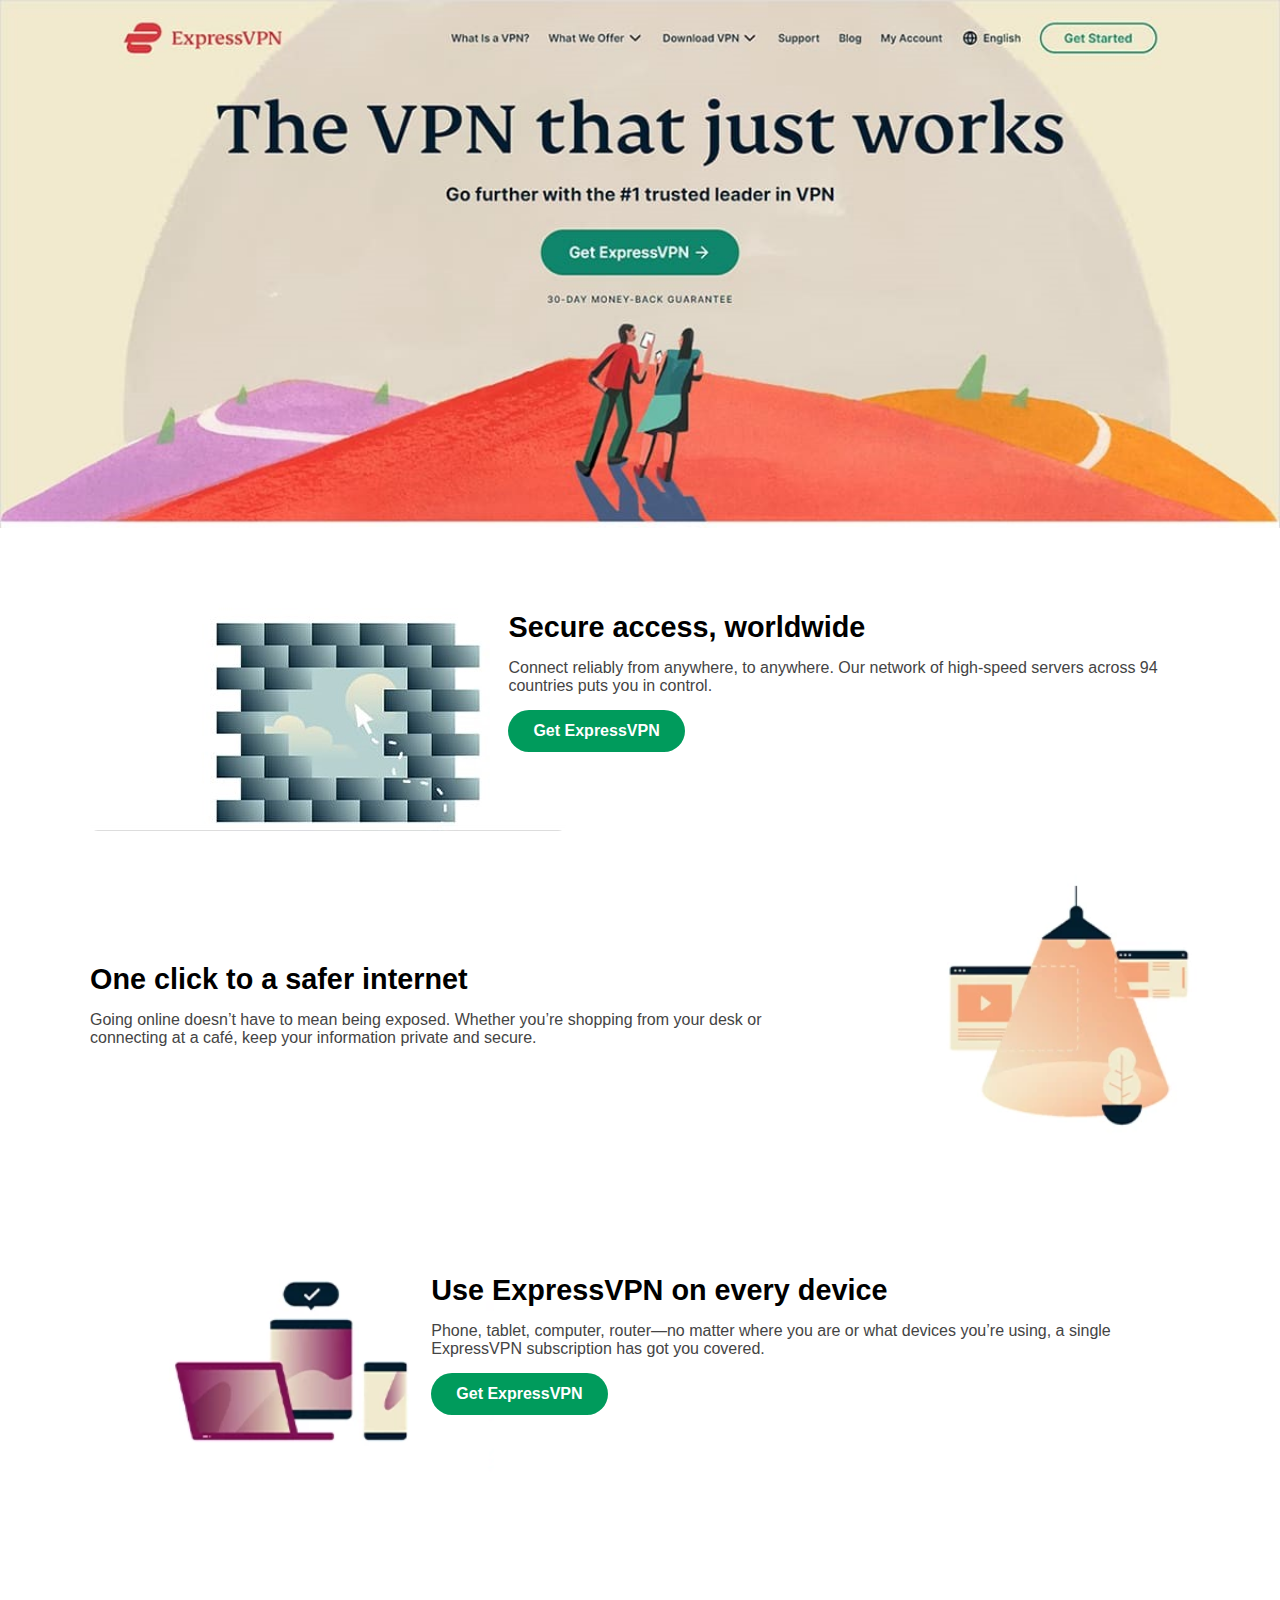
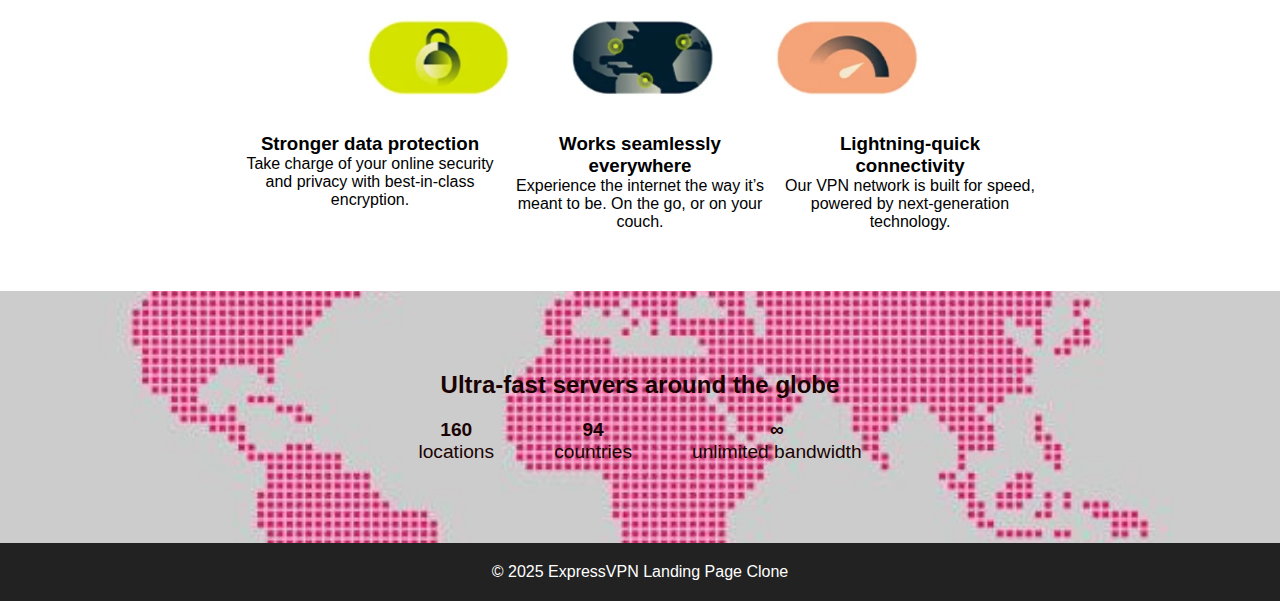
<file: landing/index.html>
<!DOCTYPE html>
<html lang="en">
<head>
  <meta charset="UTF-8">
  <meta name="viewport" content="width=device-width, initial-scale=1.0">
  <title>VPN Landing Page</title>
  <link rel="stylesheet" href="style.css">
</head>
<body>

  <!-- Hero Section -->
  <header class="hero">
    <img src="./hro.jpg" alt="Hero" class="hero-img">
    <!-- <nav class="navbar">
      <div class="logo">ExpressVPN</div>
      <div class="nav-links">
        <a href="#">Sign in</a>
      </div>
    </nav>
    <div class="hero-content">
      <h1>The VPN that just works</h1>
      <p>Go further with the #1 trusted leader in VPN</p>
      <a href="#" class="btn">Get ExpressVPN</a>
    </div> -->
  </header>

  <!-- Secure Section (image left, text right) -->
  <section class="section">
    <div class="content">
      <div class="image">
        <img src="./1st.jpg" alt="VPN Secure">
      </div>
      <div class="text">
        <h2>Secure access, worldwide</h2>
        <p>Connect reliably from anywhere, to anywhere. Our network of high-speed servers across 94 countries puts you in control.</p>
        <a href="#" class="btn">Get ExpressVPN</a>
      </div>
    </div>
  </section>

  <!-- One click section (text left, lamp right) -->
  <section class="section">
    <div class="content">
      <div class="text">
        <h2>One click to a safer internet</h2>
        <p>Going online doesn’t have to mean being exposed. Whether you’re shopping from your desk or connecting at a café, keep your information private and secure.</p>
      </div>
      <div class="image">
        <img src="./lamp1.png" alt="Safe Internet">
      </div>
    </div>
  </section>

  <!-- Devices Section (mobile left, text right) -->
  <section class="section">
    <div class="content">
      <div class="image">
        <img src="./mobile.png" alt="Devices">
      </div>
      <div class="text">
        <h2>Use ExpressVPN on every device</h2>
        <p>Phone, tablet, computer, router—no matter where you are or what devices you’re using, a single ExpressVPN subscription has got you covered.</p>
        <a href="#" class="btn">Get ExpressVPN</a>
      </div>
    </div>
  </section>

  <!-- Features -->
  <section class="features">
    <img src="./three.png" alt="Features" class="features-img">
    <div class="feature-list">
      <div class="feature">
        <h3>Stronger data protection</h3>
        <p>Take charge of your online security and privacy with best-in-class encryption.</p>
      </div>
      <div class="feature">
        <h3>Works seamlessly everywhere</h3>
        <p>Experience the internet the way it’s meant to be. On the go, or on your couch.</p>
      </div>
      <div class="feature">
        <h3>Lightning-quick connectivity</h3>
        <p>Our VPN network is built for speed, powered by next-generation technology.</p>
      </div>
    </div>
  </section>

  <!-- Global Servers -->
  <section class="servers">
    <h2>Ultra-fast servers around the globe</h2>
    <div class="stats">
      <div><strong>160</strong><br>locations</div>
      <div><strong>94</strong><br>countries</div>
      <div><strong>∞</strong><br>unlimited bandwidth</div>
    </div>
  </section>

  <!-- Footer -->
  <footer>
    <p>&copy; 2025 ExpressVPN Landing Page Clone</p>
  </footer>

</body>
</html>
</file>
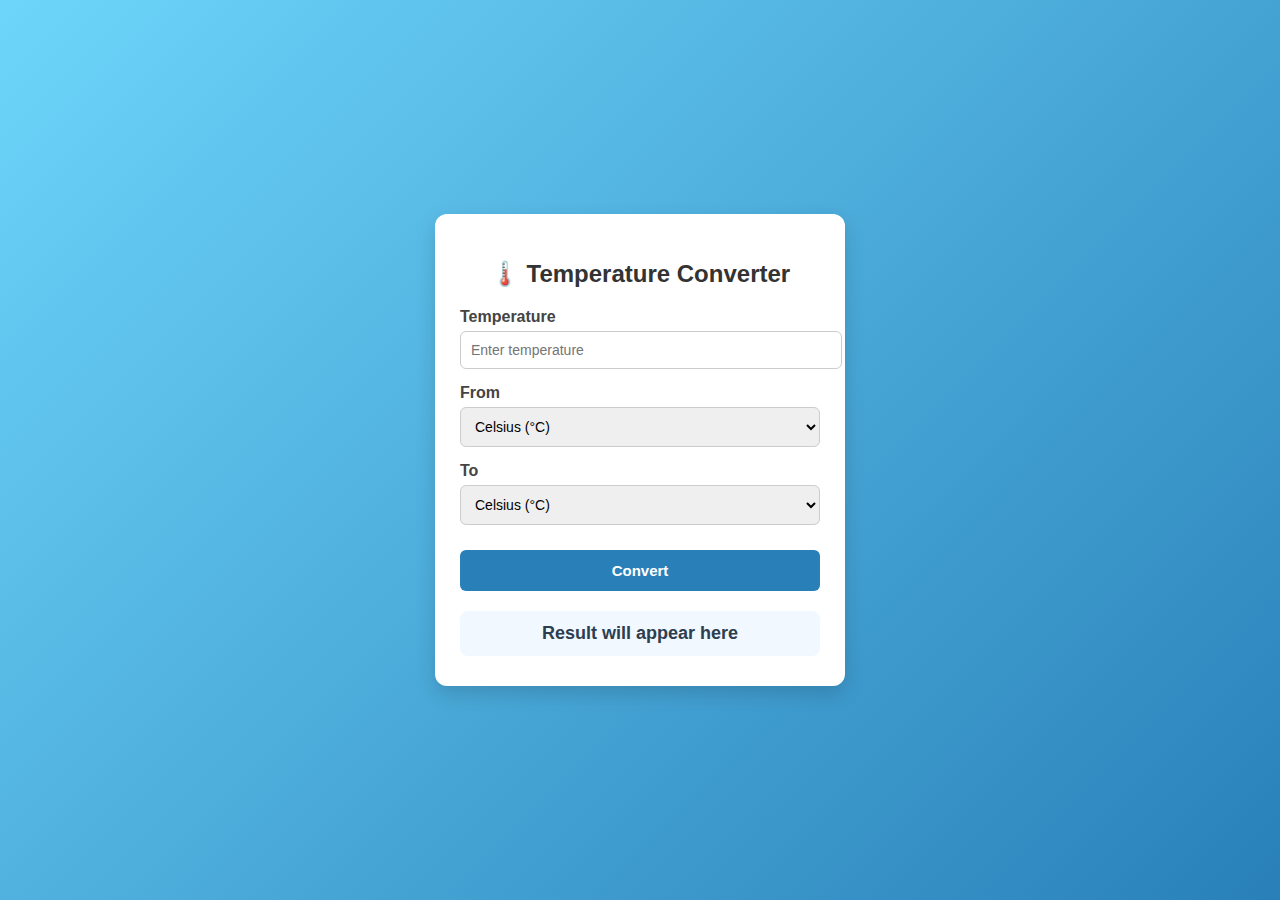
<file: temprature/index.html>
<!DOCTYPE html>
<html lang="en">
<head>
  <meta charset="UTF-8">
  <meta name="viewport" content="width=device-width, initial-scale=1.0">
  <title>Temperature Converter</title>
  <style>
    body {
      font-family: "Segoe UI", Arial, sans-serif;
      margin: 0;
      padding: 0;
      background: linear-gradient(135deg, #6dd5fa, #2980b9);
      min-height: 100vh;
      display: flex;
      justify-content: center;
      align-items: center;
    }

    .container {
      background: #fff;
      border-radius: 12px;
      padding: 30px 25px;
      box-shadow: 0px 8px 20px rgba(0,0,0,0.15);
      max-width: 360px;
      width: 100%;
      animation: fadeIn 0.6s ease-in-out;
    }

    @keyframes fadeIn {
      from {opacity: 0; transform: translateY(20px);}
      to {opacity: 1; transform: translateY(0);}
    }

    h1 {
      text-align: center;
      color: #333;
      font-size: 24px;
      margin-bottom: 20px;
    }

    .input-group {
      margin-bottom: 15px;
    }

    .input-group label {
      display: block;
      margin-bottom: 5px;
      font-weight: 600;
      color: #444;
    }

    .input-group input,
    .input-group select {
      width: 100%;
      padding: 10px;
      border: 1px solid #ccc;
      border-radius: 6px;
      font-size: 14px;
      transition: 0.3s;
    }

    .input-group input:focus,
    .input-group select:focus {
      outline: none;
      border-color: #2980b9;
      box-shadow: 0 0 5px rgba(41,128,185,0.4);
    }

    .convert-btn {
      width: 100%;
      padding: 12px;
      margin-top: 10px;
      background: #2980b9;
      color: #fff;
      border: none;
      border-radius: 6px;
      cursor: pointer;
      font-size: 15px;
      font-weight: 600;
      transition: 0.3s;
    }

    .convert-btn:hover {
      background: #1c5d84;
    }

    .result {
      margin-top: 20px;
      text-align: center;
      font-size: 18px;
      font-weight: bold;
      color: #2c3e50;
      padding: 12px;
      border-radius: 8px;
      background: #f1f8ff;
    }
  </style>
</head>
<body>
  <div class="container">
    <h1>🌡️ Temperature Converter</h1>
    <div class="input-group">
      <label for="temperature">Temperature</label>
      <input type="number" id="temperature" placeholder="Enter temperature" required>
    </div>
    <div class="input-group">
      <label for="fromUnit">From</label>
      <select id="fromUnit">
        <option value="celsius">Celsius (°C)</option>
        <option value="fahrenheit">Fahrenheit (°F)</option>
        <option value="kelvin">Kelvin (K)</option>
      </select>
    </div>
    <div class="input-group">
      <label for="toUnit">To</label>
      <select id="toUnit">
        <option value="celsius">Celsius (°C)</option>
        <option value="fahrenheit">Fahrenheit (°F)</option>
        <option value="kelvin">Kelvin (K)</option>
      </select>
    </div>
    <button class="convert-btn" onclick="convertTemperature()">Convert</button>
    <div class="result" id="result">Result will appear here</div>
  </div>

  <script>
    function convertTemperature() {
      var temperatureInput = document.getElementById("temperature").value;
      var fromUnit = document.getElementById("fromUnit").value;
      var toUnit = document.getElementById("toUnit").value;
      var resultElement = document.getElementById("result");

      if (temperatureInput === "") {
        resultElement.textContent = "⚠️ Please enter a temperature.";
        resultElement.style.color = "red";
        return;
      }

      var temperature = parseFloat(temperatureInput);
      if (isNaN(temperature)) {
        resultElement.textContent = "⚠️ Invalid temperature.";
        resultElement.style.color = "red";
        return;
      }

      var convertedTemperature;

      if (fromUnit === "celsius") {
        if (toUnit === "fahrenheit") {
          convertedTemperature = (temperature * 9 / 5) + 32;
        } else if (toUnit === "kelvin") {
          convertedTemperature = temperature + 273.15;
        } else {
          convertedTemperature = temperature;
        }
      } else if (fromUnit === "fahrenheit") {
        if (toUnit === "celsius") {
          convertedTemperature = (temperature - 32) * 5 / 9;
        } else if (toUnit === "kelvin") {
          convertedTemperature = (temperature + 459.67) * 5 / 9;
        } else {
          convertedTemperature = temperature;
        }
      } else if (fromUnit === "kelvin") {
        if (toUnit === "celsius") {
          convertedTemperature = temperature - 273.15;
        } else if (toUnit === "fahrenheit") {
          convertedTemperature = (temperature * 9 / 5) - 459.67;
        } else {
          convertedTemperature = temperature;
        }
      }

      resultElement.style.color = "#2c3e50";
      resultElement.textContent = convertedTemperature.toFixed(2) + " " + 
        (toUnit === "celsius" ? "°C" : toUnit === "fahrenheit" ? "°F" : "K");
    }
  </script>
</body>
</html>
</file>
<file: landing/style.css>
/* Reset */
* {
  margin: 0;
  padding: 0;
  box-sizing: border-box;
  font-family: Arial, sans-serif;
}

/* Hero Section */
.hero {
  position: relative;
  text-align: center;
  color: #333;
}

.hero-img {
  width: 100%;
  height: auto;
  display: block;
}

.navbar {
  position: absolute;
  top: 20px;
  left: 0;
  width: 100%;
  display: flex;
  justify-content: space-between;
  padding: 0 30px;
  color: white;
}

.logo {
  font-weight: bold;
  font-size: 1.2rem;
}

.nav-links a {
  text-decoration: none;
  color: white;
}

.hero-content {
  position: absolute;
  top: 50%;
  left: 50%;
  transform: translate(-50%, -50%);
  color: white;
}

.hero-content h1 {
  font-size: 2.5rem;
  margin-bottom: 15px;
}

.hero-content p {
  font-size: 1.2rem;
  margin-bottom: 20px;
}

.btn {
  display: inline-block;
  background: #009b5c;
  color: #fff;
  padding: 12px 25px;
  border-radius: 25px;
  text-decoration: none;
  font-weight: bold;
}

/* Section Layout */
.section {
  padding: 0px 0px;
}

.content {
  display: flex;
  align-items: center;
  justify-content: space-between;
  max-width: 1100px;
  margin: auto;
  gap: 40px;
}

.text h2 {
  font-size: 1.8rem;
  margin-bottom: 15px;
}

.text p {
  margin-bottom: 15px;
  color: #444;
}

.image img {
  max-width: 500%;
  border-radius: 8px;
}

/* Features */
.features {
  text-align: center;
  padding: 60px 20px;
}

.features-img {
  width: 1400;
  margin-bottom: 20px;
  height: 150px;
}

.feature-list {
  display: flex;
  justify-content: center;
  gap: 20px;
  /* flex-wrap: wrap; */
}


.feature {
  max-width: 250px;
}

/* Servers Section */
.servers {
  text-align: center;
  padding: 80px 20px;
  color: rgb(27, 3, 3);
  background: url("./map.jpg") no-repeat center center/cover;
}

.stats {
  display: flex ;
  justify-content: center;
  gap: 60px;
  margin-top: 20px;
  font-size: 1.2rem;
}

/* Footer */
footer {
  text-align: center;
  padding: 20px;
  background: #222;
  color: #fff;
}

/* Responsive (for mobile/tablet) */
@media (max-width: 768px) {
  .content {
    flex-direction: column;
    text-align: center;
  }

  .content .image {
    margin-bottom: 20px;
  }
}
</file>
